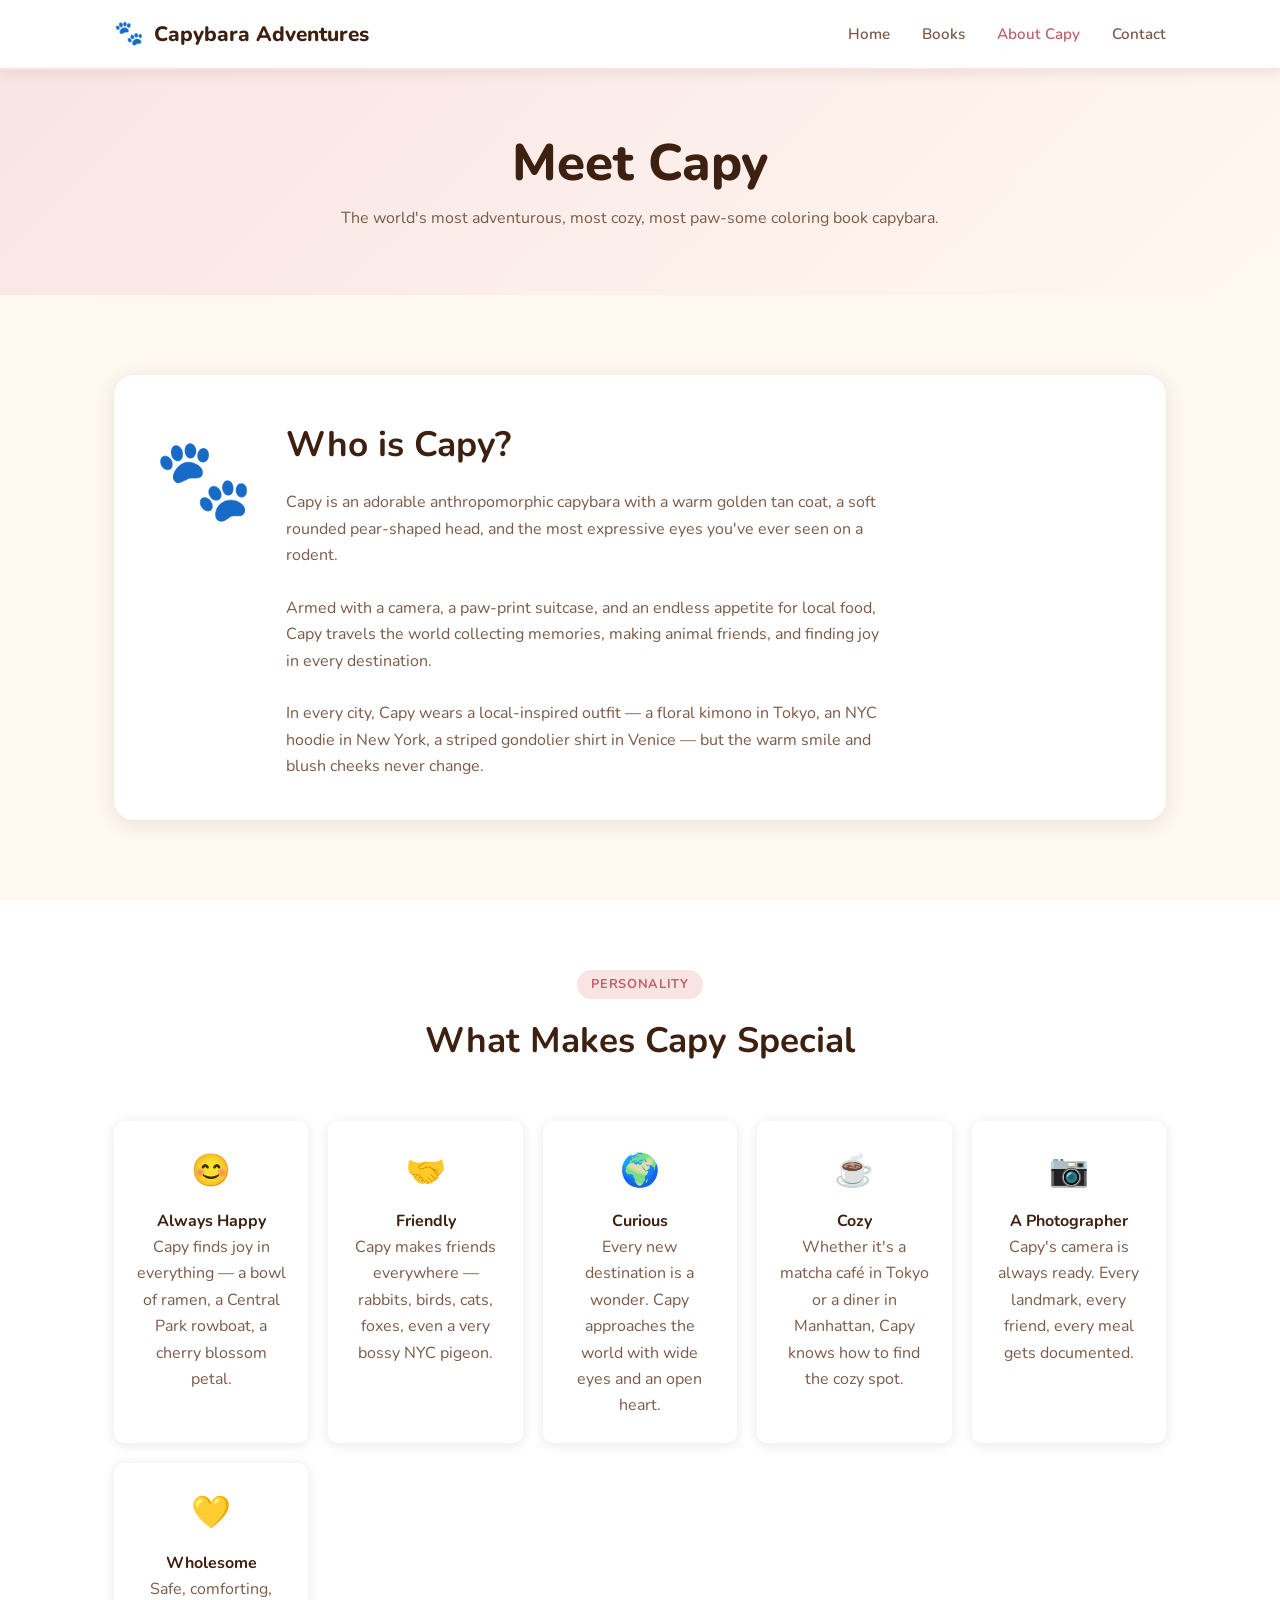
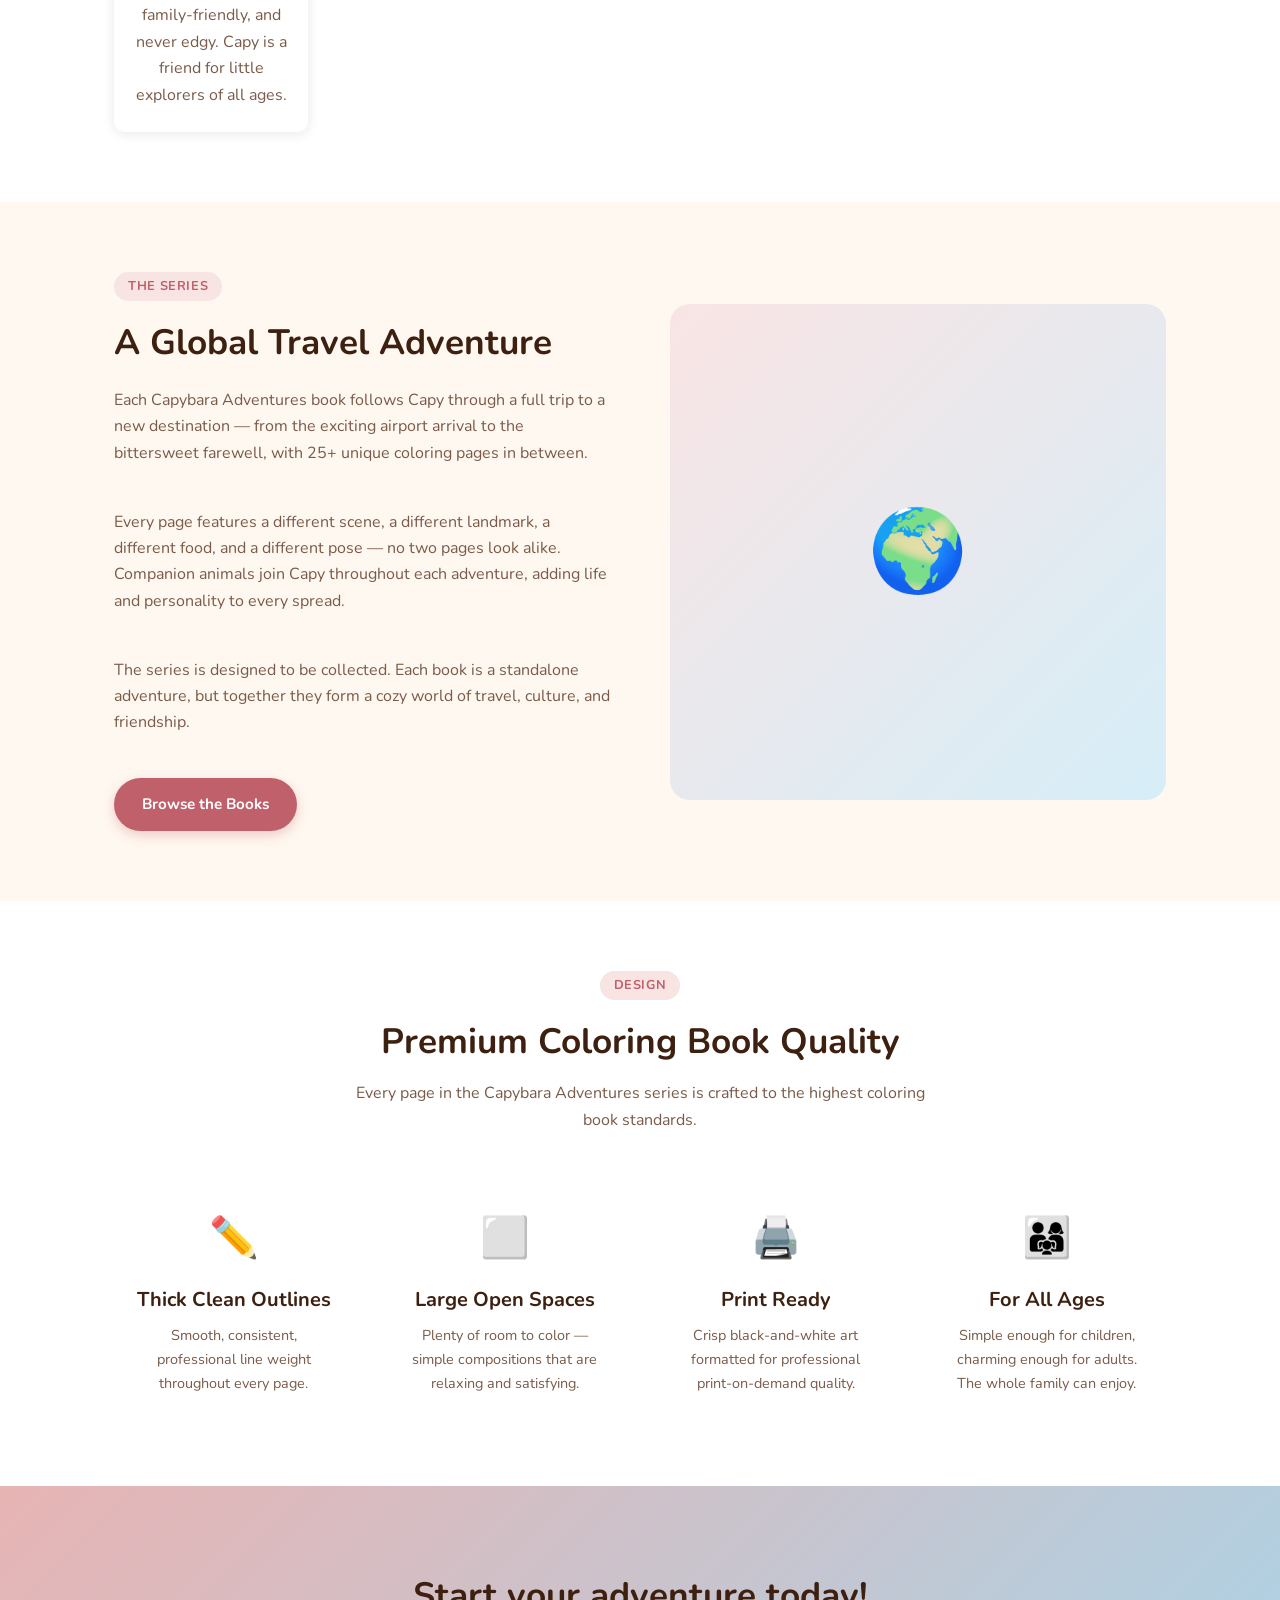
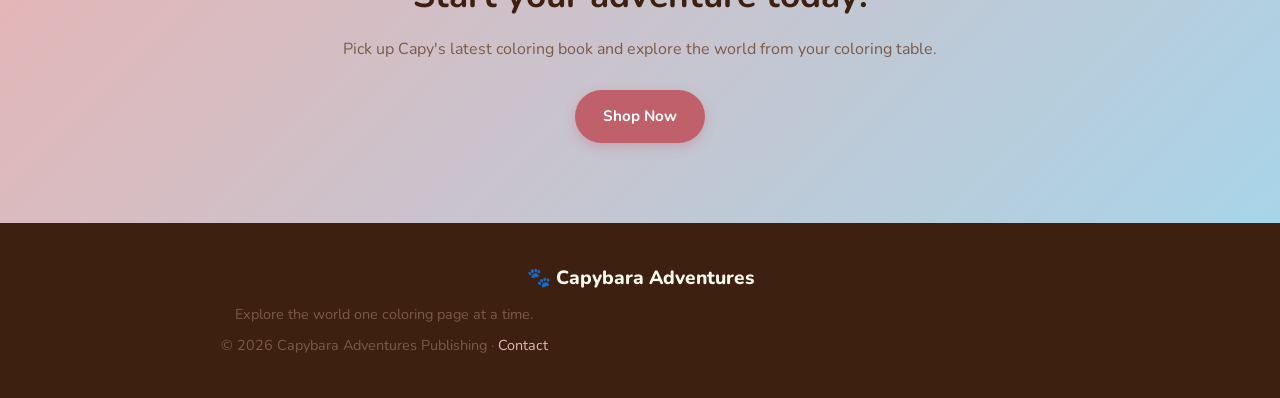
<file: about.html>
<!DOCTYPE html>
<html lang="en">
<head>
  <meta charset="UTF-8" />
  <meta name="viewport" content="width=device-width, initial-scale=1.0" />
  <title>About Capy — Capybara Adventures</title>
  <meta name="description" content="Meet Capy — the adorable capybara mascot behind the Capybara Adventures coloring book series." />
  <link rel="preconnect" href="https://fonts.googleapis.com" />
  <link href="https://fonts.googleapis.com/css2?family=Nunito:wght@400;600;700;800&display=swap" rel="stylesheet" />
  <link rel="stylesheet" href="style.css" />
</head>
<body>

<nav>
  <div class="nav-inner">
    <div class="nav-logo"><span class="paw">🐾</span> Capybara Adventures</div>
    <button class="nav-toggle" onclick="document.querySelector('.nav-links').classList.toggle('open')">☰</button>
    <ul class="nav-links">
      <li><a href="index.html">Home</a></li>
      <li><a href="books.html">Books</a></li>
      <li><a href="about.html" class="active">About Capy</a></li>
      <li><a href="contact.html">Contact</a></li>
    </ul>
  </div>
</nav>

<section class="page-hero">
  <div class="container">
    <h1>Meet Capy</h1>
    <p>The world's most adventurous, most cozy, most paw-some coloring book capybara.</p>
  </div>
</section>

<!-- ── Who is Capy ── -->
<section style="padding:80px 0; background:var(--cream);">
  <div class="container">
    <div class="capy-intro">
      <div class="capy-avatar">🐾</div>
      <div>
        <h2 style="color:var(--dark-brown); margin-bottom:16px;">Who is Capy?</h2>
        <p>Capy is an adorable anthropomorphic capybara with a warm golden tan coat, a soft rounded pear-shaped head, and the most expressive eyes you've ever seen on a rodent.</p>
        <br />
        <p>Armed with a camera, a paw-print suitcase, and an endless appetite for local food, Capy travels the world collecting memories, making animal friends, and finding joy in every destination.</p>
        <br />
        <p>In every city, Capy wears a local-inspired outfit — a floral kimono in Tokyo, an NYC hoodie in New York, a striped gondolier shirt in Venice — but the warm smile and blush cheeks never change.</p>
      </div>
    </div>
  </div>
</section>

<!-- ── Personality ── -->
<section style="padding:70px 0; background:var(--white);">
  <div class="container">
    <div class="section-header">
      <span class="pill">Personality</span>
      <h2>What Makes Capy Special</h2>
    </div>
    <div class="values-grid">
      <div class="value-card">
        <span class="icon">😊</span>
        <h3>Always Happy</h3>
        <p>Capy finds joy in everything — a bowl of ramen, a Central Park rowboat, a cherry blossom petal.</p>
      </div>
      <div class="value-card">
        <span class="icon">🤝</span>
        <h3>Friendly</h3>
        <p>Capy makes friends everywhere — rabbits, birds, cats, foxes, even a very bossy NYC pigeon.</p>
      </div>
      <div class="value-card">
        <span class="icon">🌍</span>
        <h3>Curious</h3>
        <p>Every new destination is a wonder. Capy approaches the world with wide eyes and an open heart.</p>
      </div>
      <div class="value-card">
        <span class="icon">☕</span>
        <h3>Cozy</h3>
        <p>Whether it's a matcha café in Tokyo or a diner in Manhattan, Capy knows how to find the cozy spot.</p>
      </div>
      <div class="value-card">
        <span class="icon">📷</span>
        <h3>A Photographer</h3>
        <p>Capy's camera is always ready. Every landmark, every friend, every meal gets documented.</p>
      </div>
      <div class="value-card">
        <span class="icon">💛</span>
        <h3>Wholesome</h3>
        <p>Safe, comforting, family-friendly, and never edgy. Capy is a friend for little explorers of all ages.</p>
      </div>
    </div>
  </div>
</section>

<!-- ── The Series ── -->
<section style="padding:70px 0; background:var(--cream);">
  <div class="container">
    <div class="about-layout">
      <div class="about-text">
        <span class="pill">The Series</span>
        <h2>A Global Travel Adventure</h2>
        <p>Each Capybara Adventures book follows Capy through a full trip to a new destination — from the exciting airport arrival to the bittersweet farewell, with 25+ unique coloring pages in between.</p>
        <br />
        <p>Every page features a different scene, a different landmark, a different food, and a different pose — no two pages look alike. Companion animals join Capy throughout each adventure, adding life and personality to every spread.</p>
        <br />
        <p>The series is designed to be collected. Each book is a standalone adventure, but together they form a cozy world of travel, culture, and friendship.</p>
        <br />
        <a href="books.html" class="btn btn-primary">Browse the Books</a>
      </div>
      <div class="about-visual" style="font-size:5rem;">🌍</div>
    </div>
  </div>
</section>

<!-- ── Design notes ── -->
<section style="padding:70px 0; background:var(--white);">
  <div class="container">
    <div class="section-header">
      <span class="pill">Design</span>
      <h2>Premium Coloring Book Quality</h2>
      <p>Every page in the Capybara Adventures series is crafted to the highest coloring book standards.</p>
    </div>
    <div class="features-grid">
      <div class="feature-item">
        <span class="feature-icon">✏️</span>
        <h3>Thick Clean Outlines</h3>
        <p>Smooth, consistent, professional line weight throughout every page.</p>
      </div>
      <div class="feature-item">
        <span class="feature-icon">⬜</span>
        <h3>Large Open Spaces</h3>
        <p>Plenty of room to color — simple compositions that are relaxing and satisfying.</p>
      </div>
      <div class="feature-item">
        <span class="feature-icon">🖨️</span>
        <h3>Print Ready</h3>
        <p>Crisp black-and-white art formatted for professional print-on-demand quality.</p>
      </div>
      <div class="feature-item">
        <span class="feature-icon">👨‍👩‍👧</span>
        <h3>For All Ages</h3>
        <p>Simple enough for children, charming enough for adults. The whole family can enjoy.</p>
      </div>
    </div>
  </div>
</section>

<section class="cta-section">
  <div class="container">
    <h2>Start your adventure today!</h2>
    <p>Pick up Capy's latest coloring book and explore the world from your coloring table.</p>
    <a href="books.html" class="btn btn-primary">Shop Now</a>
  </div>
</section>

<footer>
  <div class="container">
    <div class="footer-logo">🐾 Capybara Adventures</div>
    <p>Explore the world one coloring page at a time.</p>
    <p style="margin-top:8px;">© 2026 Capybara Adventures Publishing · <a href="contact.html">Contact</a></p>
  </div>
</footer>

</body>
</html>
</file>
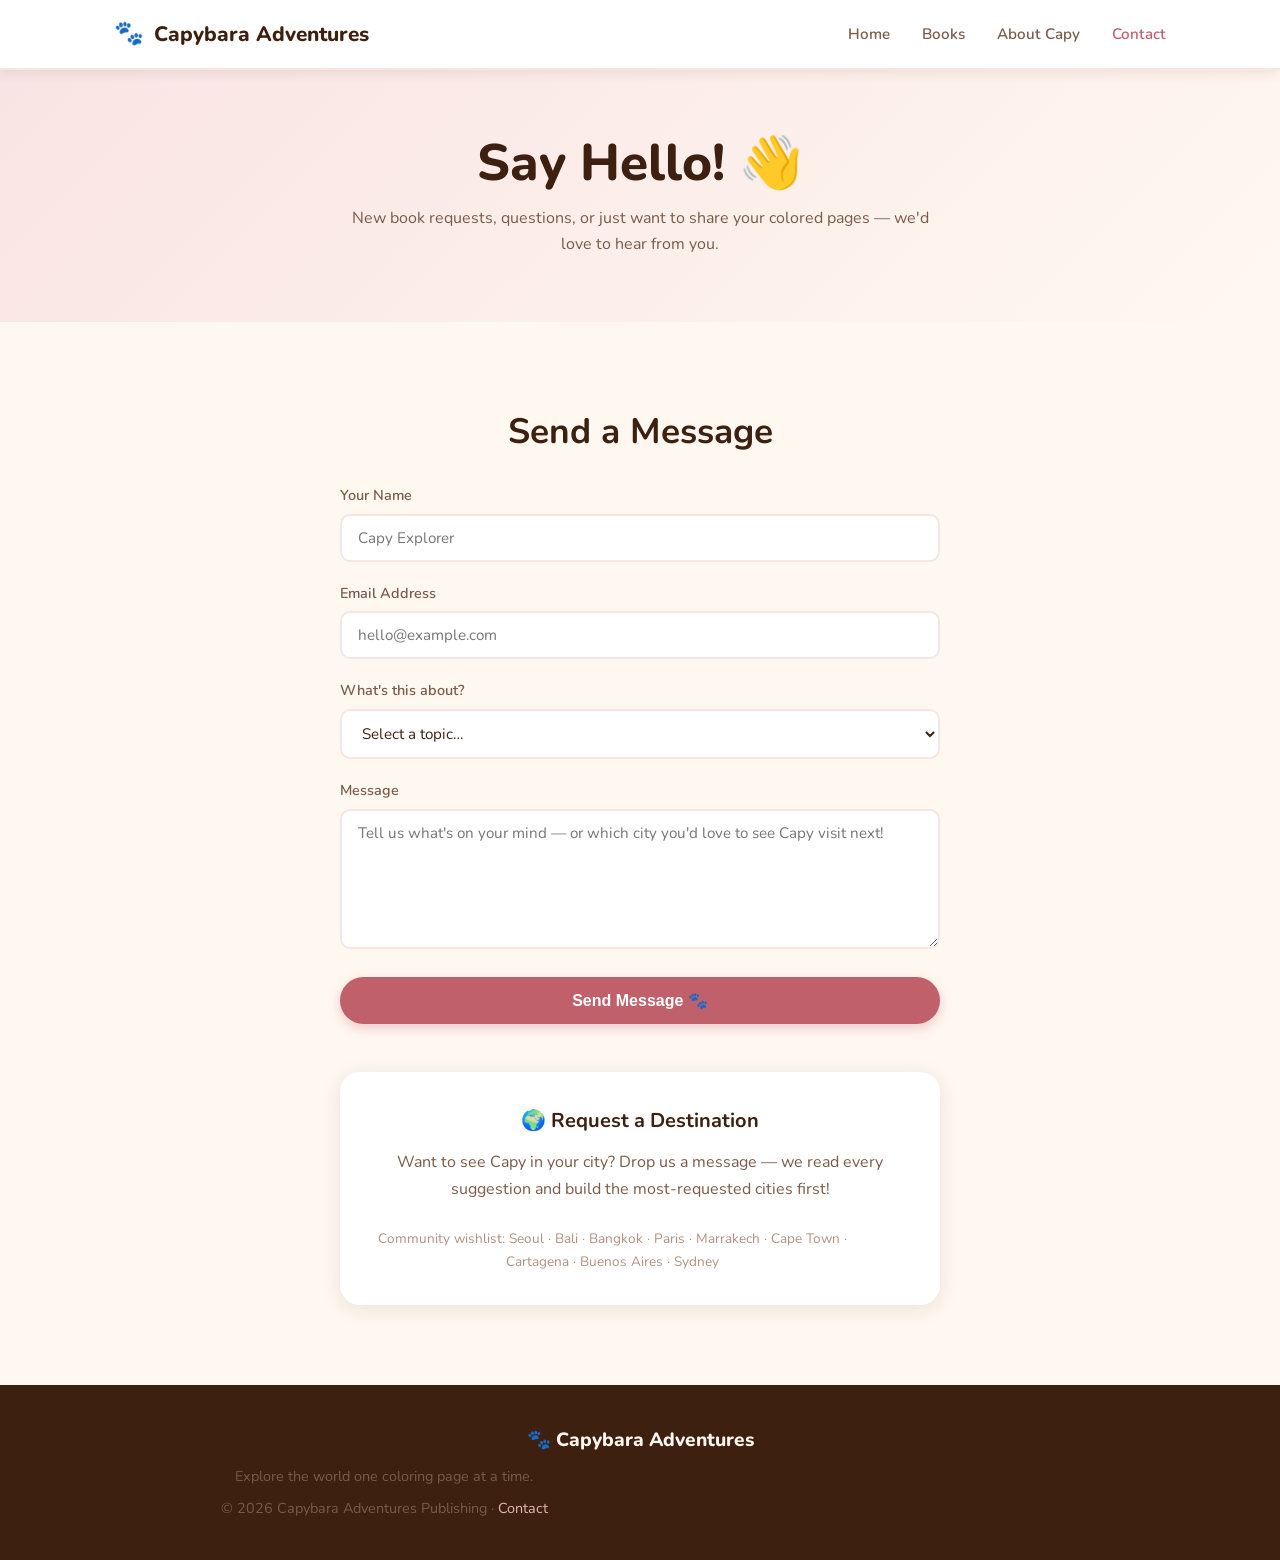
<file: contact.html>
<!DOCTYPE html>
<html lang="en">
<head>
  <meta charset="UTF-8" />
  <meta name="viewport" content="width=device-width, initial-scale=1.0" />
  <title>Contact — Capybara Adventures</title>
  <meta name="description" content="Get in touch with Capybara Adventures. New book requests, questions, or just say hi to Capy!" />
  <link rel="preconnect" href="https://fonts.googleapis.com" />
  <link href="https://fonts.googleapis.com/css2?family=Nunito:wght@400;600;700;800&display=swap" rel="stylesheet" />
  <link rel="stylesheet" href="style.css" />
</head>
<body>

<nav>
  <div class="nav-inner">
    <div class="nav-logo"><span class="paw">🐾</span> Capybara Adventures</div>
    <button class="nav-toggle" onclick="document.querySelector('.nav-links').classList.toggle('open')">☰</button>
    <ul class="nav-links">
      <li><a href="index.html">Home</a></li>
      <li><a href="books.html">Books</a></li>
      <li><a href="about.html">About Capy</a></li>
      <li><a href="contact.html" class="active">Contact</a></li>
    </ul>
  </div>
</nav>

<section class="page-hero">
  <div class="container">
    <h1>Say Hello! 👋</h1>
    <p>New book requests, questions, or just want to share your colored pages — we'd love to hear from you.</p>
  </div>
</section>

<section style="padding:80px 0; background:var(--cream);">
  <div class="container">
    <div style="max-width:600px; margin:0 auto;">

      <h2 style="color:var(--dark-brown); margin-bottom:24px; text-align:center;">Send a Message</h2>

      <form action="https://formspree.io/f/YOUR_FORM_ID" method="POST" onsubmit="handleSubmit(event)">
        <div class="form-group">
          <label for="name">Your Name</label>
          <input type="text" id="name" name="name" placeholder="Capy Explorer" required />
        </div>
        <div class="form-group">
          <label for="email">Email Address</label>
          <input type="email" id="email" name="email" placeholder="hello@example.com" required />
        </div>
        <div class="form-group">
          <label for="subject">What's this about?</label>
          <select id="subject" name="subject">
            <option value="">Select a topic…</option>
            <option value="notify">Notify me when a book launches</option>
            <option value="new-book">Request a new destination</option>
            <option value="feedback">Share feedback or a photo</option>
            <option value="wholesale">Wholesale / bulk order</option>
            <option value="other">Something else</option>
          </select>
        </div>
        <div class="form-group">
          <label for="message">Message</label>
          <textarea id="message" name="message" placeholder="Tell us what's on your mind — or which city you'd love to see Capy visit next!" required></textarea>
        </div>
        <button type="submit" class="btn btn-primary" style="width:100%; font-size:1rem;">
          Send Message 🐾
        </button>
        <p id="form-success" style="display:none; color:var(--rose); margin-top:16px; font-weight:700; text-align:center;">
          ✅ Message sent! We'll get back to you soon.
        </p>
      </form>

      <div style="margin-top:48px; background:var(--white); border-radius:var(--radius); padding:32px; box-shadow:0 4px 20px var(--shadow); text-align:center;">
        <h3 style="color:var(--dark-brown); margin-bottom:12px;">🌍 Request a Destination</h3>
        <p>Want to see Capy in your city? Drop us a message — we read every suggestion and build the most-requested cities first!</p>
        <br />
        <p style="font-size:0.85rem; color:var(--text-light);">Community wishlist: Seoul · Bali · Bangkok · Paris · Marrakech · Cape Town · Cartagena · Buenos Aires · Sydney</p>
      </div>

    </div>
  </div>
</section>

<footer>
  <div class="container">
    <div class="footer-logo">🐾 Capybara Adventures</div>
    <p>Explore the world one coloring page at a time.</p>
    <p style="margin-top:8px;">© 2026 Capybara Adventures Publishing · <a href="contact.html">Contact</a></p>
  </div>
</footer>

<script>
function handleSubmit(e) {
  e.preventDefault();
  document.getElementById('form-success').style.display = 'block';
  e.target.reset();
}
</script>

</body>
</html>
</file>
<file: style.css>
/* Capybara Adventures — Global Styles */

:root {
  --cream: #FFF8F0;
  --soft-pink: #F9E4E4;
  --dusty-pink: #E8B4B4;
  --rose: #C0606A;
  --sky: #D6EEF8;
  --soft-blue: #A8D4E8;
  --sage: #C8DAC0;
  --warm-brown: #7A4A2C;
  --dark-brown: #3D2010;
  --text: #3D2010;
  --text-mid: #7A5A48;
  --text-light: #B09080;
  --white: #FFFFFF;
  --shadow: rgba(61,32,16,0.10);
  --radius: 20px;
  --radius-sm: 10px;
}

* { box-sizing: border-box; margin: 0; padding: 0; }

html { scroll-behavior: smooth; }

body {
  font-family: 'Nunito', 'Segoe UI', Tahoma, sans-serif;
  background: var(--cream);
  color: var(--text);
  line-height: 1.65;
  font-size: 16px;
}

/* ── Typography ─────────────────────────────────────── */

h1 { font-size: clamp(2rem, 5vw, 3.2rem); font-weight: 800; line-height: 1.15; }
h2 { font-size: clamp(1.5rem, 3.5vw, 2.2rem); font-weight: 700; }
h3 { font-size: 1.25rem; font-weight: 700; }
p  { color: var(--text-mid); max-width: 60ch; }

a { color: var(--rose); text-decoration: none; }
a:hover { text-decoration: underline; }

/* ── Layout ──────────────────────────────────────────── */

.container { max-width: 1100px; margin: 0 auto; padding: 0 24px; }

section { padding: 80px 0; }

/* ── Navigation ──────────────────────────────────────── */

nav {
  background: var(--white);
  border-bottom: 2px solid var(--soft-pink);
  position: sticky; top: 0; z-index: 100;
  box-shadow: 0 2px 12px var(--shadow);
}

.nav-inner {
  max-width: 1100px; margin: 0 auto; padding: 0 24px;
  display: flex; align-items: center; justify-content: space-between;
  height: 68px;
}

.nav-logo {
  font-size: 1.3rem; font-weight: 800; color: var(--dark-brown);
  display: flex; align-items: center; gap: 10px;
}

.nav-logo .paw { font-size: 1.5rem; }

.nav-links { display: flex; gap: 32px; list-style: none; }
.nav-links a { color: var(--text-mid); font-weight: 600; font-size: 0.95rem; transition: color .2s; }
.nav-links a:hover, .nav-links a.active { color: var(--rose); text-decoration: none; }

.nav-toggle { display: none; background: none; border: none; cursor: pointer; font-size: 1.5rem; }

@media (max-width: 640px) {
  .nav-links { display: none; flex-direction: column; position: absolute; top: 68px; left: 0; right: 0;
    background: var(--white); border-bottom: 2px solid var(--soft-pink); padding: 20px 24px; gap: 16px; }
  .nav-links.open { display: flex; }
  .nav-toggle { display: block; }
}

/* ── Buttons ─────────────────────────────────────────── */

.btn {
  display: inline-block; padding: 14px 28px; border-radius: 50px;
  font-weight: 700; font-size: 0.95rem; cursor: pointer; transition: all .2s;
  border: none;
}

.btn-primary {
  background: var(--rose); color: var(--white);
  box-shadow: 0 4px 12px rgba(192,96,106,0.30);
}
.btn-primary:hover { background: #a84f58; transform: translateY(-2px); text-decoration: none; }

.btn-outline {
  background: transparent; color: var(--rose);
  border: 2px solid var(--rose);
}
.btn-outline:hover { background: var(--rose); color: var(--white); text-decoration: none; }

/* ── Hero ────────────────────────────────────────────── */

.hero {
  background: linear-gradient(135deg, var(--soft-pink) 0%, var(--cream) 60%, var(--sky) 100%);
  padding: 100px 0 80px;
  text-align: center;
  position: relative; overflow: hidden;
}

.hero-emoji { font-size: 5rem; margin-bottom: 20px; display: block; animation: float 3s ease-in-out infinite; }

@keyframes float { 0%,100% { transform: translateY(0); } 50% { transform: translateY(-12px); } }

.hero h1 { color: var(--dark-brown); margin-bottom: 16px; }

.hero .tagline {
  font-size: 1.25rem; color: var(--text-mid); margin: 0 auto 36px; max-width: 50ch;
}

.hero-dots {
  display: flex; justify-content: center; gap: 12px; margin-top: 40px;
}
.hero-dots span { width: 10px; height: 10px; border-radius: 50%; background: var(--dusty-pink); }
.hero-dots span:nth-child(2) { background: var(--soft-blue); }
.hero-dots span:nth-child(3) { background: var(--sage); }

/* ── Section headers ─────────────────────────────────── */

.section-header { text-align: center; margin-bottom: 52px; }
.section-header h2 { color: var(--dark-brown); margin-bottom: 10px; }
.section-header p { margin: 0 auto; }
.pill {
  display: inline-block; background: var(--soft-pink); color: var(--rose);
  padding: 4px 14px; border-radius: 50px; font-size: 0.8rem; font-weight: 700;
  letter-spacing: .05em; text-transform: uppercase; margin-bottom: 12px;
}

/* ── Book grid ───────────────────────────────────────── */

.books-grid {
  display: grid;
  grid-template-columns: repeat(auto-fill, minmax(240px, 1fr));
  gap: 28px;
}

.book-card {
  background: var(--white); border-radius: var(--radius);
  overflow: hidden; box-shadow: 0 4px 20px var(--shadow);
  transition: transform .2s, box-shadow .2s;
  display: flex; flex-direction: column;
}

.book-card:hover { transform: translateY(-6px); box-shadow: 0 10px 32px var(--shadow); }

.book-cover {
  width: 100%;
  aspect-ratio: 1 / 1;
  background: var(--cream);
  display: flex; align-items: center; justify-content: center;
  font-size: 4rem;
  overflow: hidden;
}

.book-cover img {
  width: 100%;
  height: 100%;
  object-fit: contain;   /* show full cover without cropping */
  background: var(--cream);
}

.book-info { padding: 20px; flex: 1; display: flex; flex-direction: column; }
.book-info h3 { color: var(--dark-brown); margin-bottom: 6px; }
.book-info p { font-size: 0.9rem; margin-bottom: 16px; flex: 1; }

.book-badge {
  display: inline-block; background: var(--sage); color: var(--warm-brown);
  padding: 3px 10px; border-radius: 50px; font-size: 0.75rem; font-weight: 700;
  margin-bottom: 12px;
}

.amazon-btn {
  display: flex; align-items: center; justify-content: center; gap: 8px;
  background: #FF9900; color: var(--dark-brown); padding: 10px 20px;
  border-radius: 50px; font-weight: 700; font-size: 0.9rem;
  transition: background .2s; text-decoration: none;
}
.amazon-btn:hover { background: #e68900; text-decoration: none; }

/* ── Feature strip ───────────────────────────────────── */

.features {
  background: var(--white);
  padding: 60px 0;
}

.features-grid {
  display: grid;
  grid-template-columns: repeat(auto-fit, minmax(200px, 1fr));
  gap: 32px; text-align: center;
}

.feature-item { padding: 20px; }
.feature-icon { font-size: 2.5rem; margin-bottom: 12px; display: block; }
.feature-item h3 { color: var(--dark-brown); margin-bottom: 8px; }
.feature-item p { font-size: 0.9rem; margin: 0 auto; }

/* ── About ───────────────────────────────────────────── */

.about-layout {
  display: grid; grid-template-columns: 1fr 1fr; gap: 60px; align-items: center;
}

@media (max-width: 768px) { .about-layout { grid-template-columns: 1fr; } }

.about-visual {
  background: linear-gradient(135deg, var(--soft-pink), var(--sky));
  border-radius: var(--radius); aspect-ratio: 1/1;
  display: flex; align-items: center; justify-content: center;
  font-size: 8rem;
}

.about-text h2 { color: var(--dark-brown); margin-bottom: 16px; }
.about-text p { margin-bottom: 16px; }

/* ── Newsletter / CTA ────────────────────────────────── */

.cta-section {
  background: linear-gradient(135deg, var(--dusty-pink), var(--soft-blue));
  text-align: center; padding: 80px 0;
}

.cta-section h2 { color: var(--dark-brown); margin-bottom: 12px; }
.cta-section p { margin: 0 auto 28px; }

/* ── Contact form ────────────────────────────────────── */

.contact-layout {
  display: grid; grid-template-columns: 1fr 1fr; gap: 60px;
}
@media (max-width: 768px) { .contact-layout { grid-template-columns: 1fr; } }

.form-group { margin-bottom: 20px; }
.form-group label { display: block; font-weight: 600; margin-bottom: 6px; font-size: 0.9rem; color: var(--text-mid); }
.form-group input, .form-group textarea, .form-group select {
  width: 100%; padding: 12px 16px; border: 2px solid var(--soft-pink);
  border-radius: var(--radius-sm); font-size: 0.95rem; font-family: inherit;
  background: var(--white); color: var(--text); transition: border-color .2s;
  outline: none;
}
.form-group input:focus, .form-group textarea:focus { border-color: var(--rose); }
.form-group textarea { min-height: 140px; resize: vertical; }

.social-links { display: flex; flex-direction: column; gap: 14px; margin-top: 24px; }
.social-link {
  display: flex; align-items: center; gap: 14px;
  padding: 14px 20px; background: var(--white); border-radius: var(--radius-sm);
  border: 2px solid var(--soft-pink); font-weight: 600; color: var(--text-mid);
  transition: border-color .2s, color .2s;
}
.social-link:hover { border-color: var(--rose); color: var(--rose); text-decoration: none; }
.social-link .icon { font-size: 1.4rem; }

/* ── Hero page-specific ──────────────────────────────── */

.page-hero {
  background: linear-gradient(135deg, var(--soft-pink) 0%, var(--cream) 100%);
  padding: 64px 0; text-align: center;
}
.page-hero h1 { color: var(--dark-brown); margin-bottom: 12px; }
.page-hero p { margin: 0 auto; }

/* ── About page capybara intro ───────────────────────── */

.capy-intro {
  background: var(--white); border-radius: var(--radius);
  padding: 40px; box-shadow: 0 4px 20px var(--shadow);
  display: flex; gap: 32px; align-items: flex-start;
}
@media (max-width: 600px) { .capy-intro { flex-direction: column; } }

.capy-avatar { font-size: 5rem; flex-shrink: 0; }

.values-grid {
  display: grid; grid-template-columns: repeat(auto-fit, minmax(180px, 1fr));
  gap: 20px; margin-top: 40px;
}

.value-card {
  background: var(--white); border-radius: var(--radius-sm);
  padding: 24px 20px; text-align: center;
  box-shadow: 0 2px 12px var(--shadow);
}
.value-card .icon { font-size: 2rem; margin-bottom: 10px; display: block; }
.value-card h3 { font-size: 1rem; color: var(--dark-brown); }

/* ── Footer ──────────────────────────────────────────── */

footer {
  background: var(--dark-brown); color: rgba(255,248,240,0.7);
  padding: 40px 0; text-align: center; font-size: 0.9rem;
}
footer a { color: var(--dusty-pink); }
footer .footer-logo { font-size: 1.2rem; font-weight: 800; color: var(--cream); margin-bottom: 8px; }
</file>
